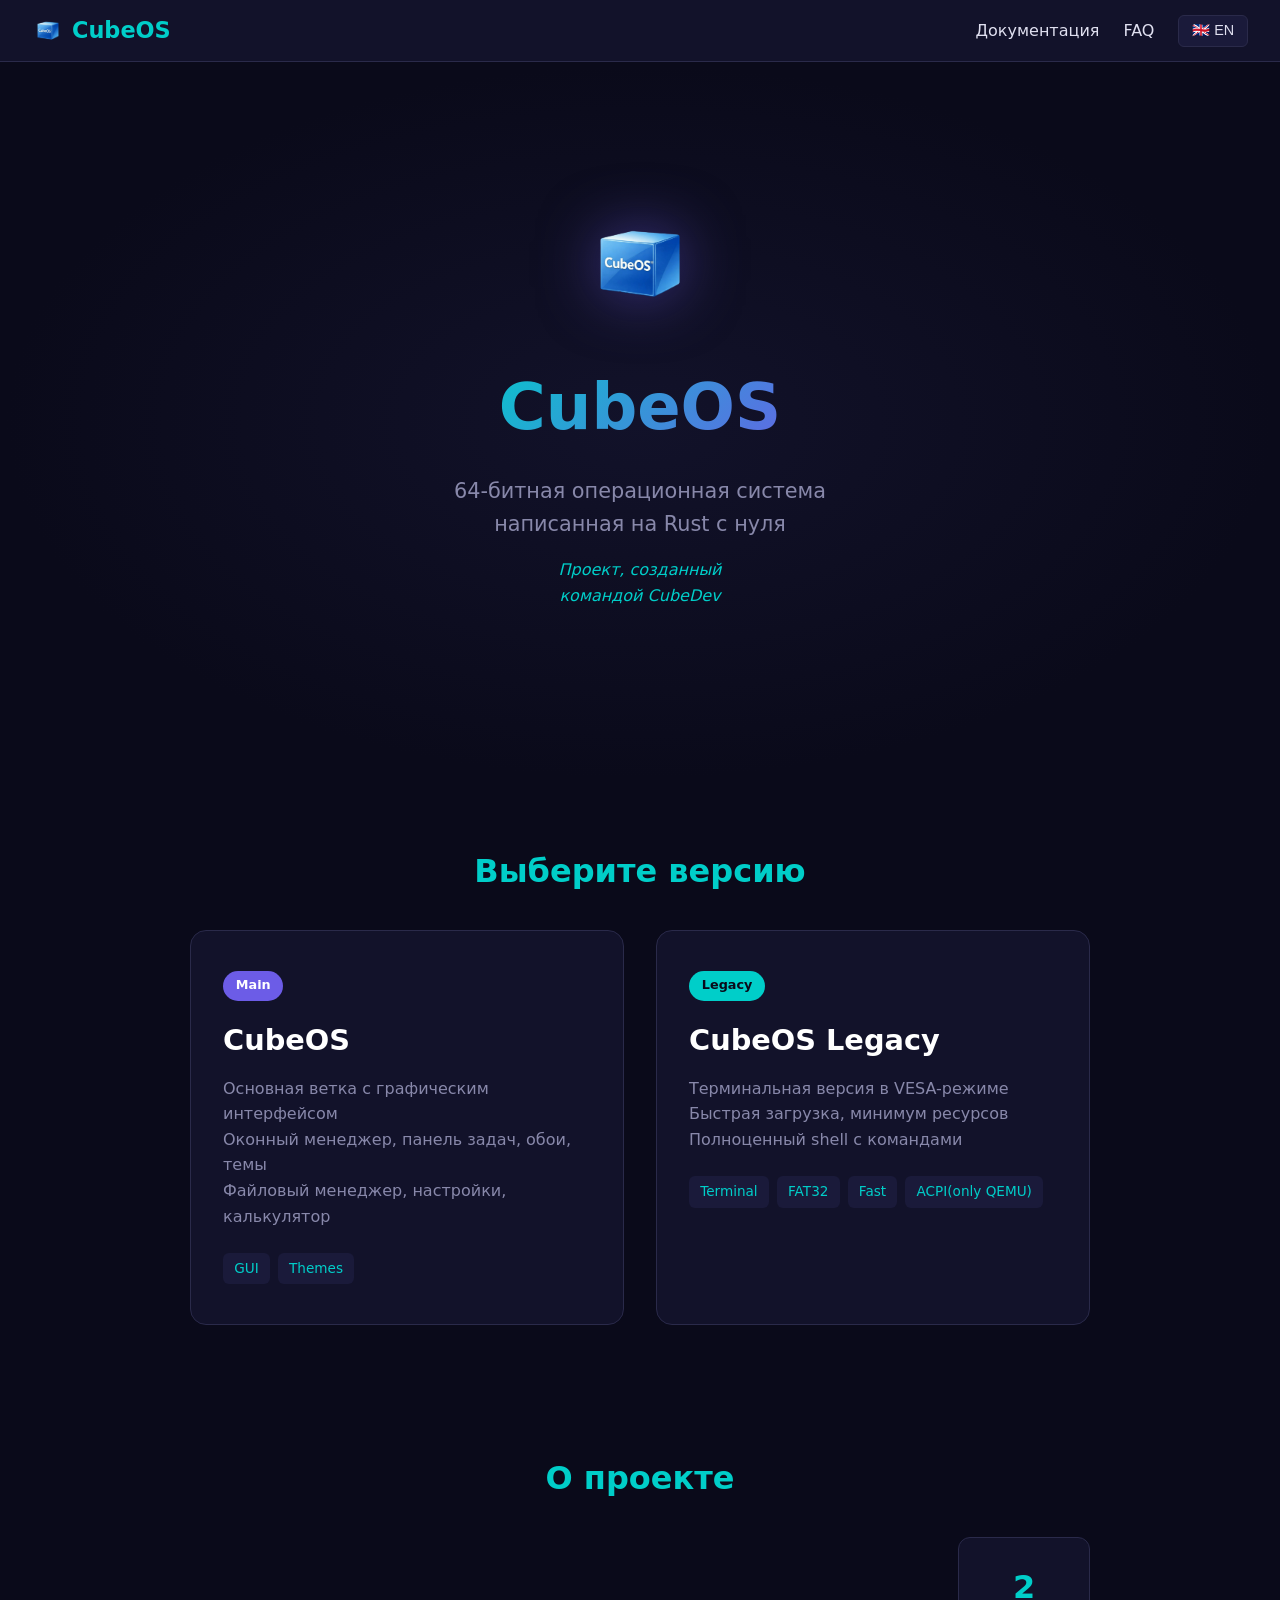
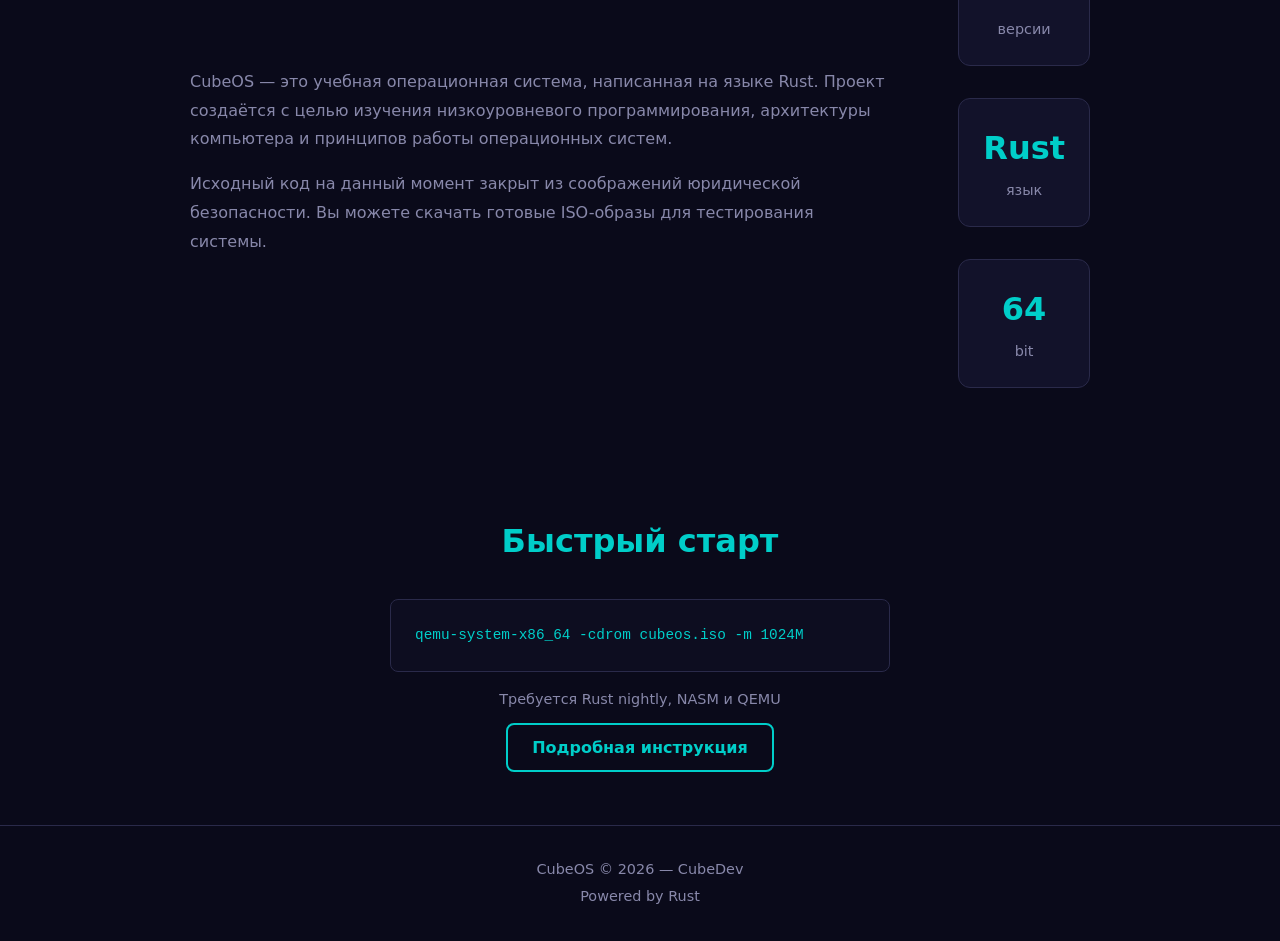
<file: index.html>
<!DOCTYPE html>
<html lang="ru">
<head>
    <meta charset="UTF-8">
    <meta name="viewport" content="width=device-width, initial-scale=1.0">
    <title>CubeOS — 64-битная ОС на Rust</title>
    <link rel="stylesheet" href="css/style.css">
</head>
<body data-theme="dark">
    <nav>
        <div class="nav-brand">
            <a href="index.html" style="display: flex; align-items: center; gap: 0.5rem; text-decoration: none; color: var(--accent);">
                <img src="assets/logo.png" alt="CubeOS Logo" class="nav-logo">
                <span>CubeOS</span>
            </a>
        </div>
        <ul class="nav-links">
            <li><a href="docs/index.html" data-i18n="nav-docs">Документация</a></li>
            <li><a href="faq.html" data-i18n="nav-faq">FAQ</a></li>
            <li><button id="lang-toggle" title="Switch language">EN</button></li>
        </ul>
    </nav>

    <!-- Hero -->
    <section class="hero hub-hero" id="home">
        <div class="hero-content">
            <img src="assets/logo.png" alt="CubeOS Logo" class="hero-logo animate animate-scale">
            <h1 class="animate animate-left">CubeOS</h1>
            <p class="tagline animate animate-right" data-i18n="hub-tagline">
                64-битная операционная система<br>написанная на Rust с нуля
            </p>
            <p class="dev-note animate delay-2" data-i18n="hub-dev">
                Проект, созданный<br>командой CubeDev
            </p>
        </div>
    </section>

    <!-- Выбор версии -->
    <section class="versions" id="versions">
        <h2 class="animate" data-i18n="versions-title">Выберите версию</h2>
        <div class="version-cards">
            <a href="cubeos/index.html" class="version-card animate animate-left delay-1">
                <div class="version-badge">Main</div>
                <h3>CubeOS</h3>
                <p data-i18n="ver-main-desc">
                    Основная ветка с графическим интерфейсом<br>
                    Оконный менеджер, панель задач, обои, темы<br>
                    Файловый менеджер, настройки, калькулятор
                </p>
                <div class="version-features">
                    <span>GUI</span>
                    <span>Themes</span>
                </div>
            </a>
            <a href="legacy/index.html" class="version-card animate animate-right delay-2">
                <div class="version-badge legacy-badge">Legacy</div>
                <h3>CubeOS Legacy</h3>
                <p data-i18n="ver-legacy-desc">
                    Терминальная версия в VESA-режиме<br>
                    Быстрая загрузка, минимум ресурсов<br>
                    Полноценный shell с командами
                </p>
                <div class="version-features">
                    <span>Terminal</span>
                    <span>FAT32</span>
                    <span>Fast</span>
                    <span>ACPI(only QEMU)</span>
                </div>
            </a>
        </div>
    </section>

    <!-- О проекте -->
    <section class="about">
        <h2 class="animate" data-i18n="about-title">О проекте</h2>
        <div class="about-content">
            <div class="about-text animate animate-left">
                <p data-i18n="about-text">
                    CubeOS — это учебная операционная система, написанная на языке Rust.
                    Проект создаётся с целью изучения низкоуровневого программирования,
                    архитектуры компьютера и принципов работы операционных систем.
                </p>
                <p data-i18n="about-text-2">
                    Исходный код на данный момент закрыт из соображений юридической безопасности.
                    Вы можете скачать готовые ISO-образы для тестирования системы.
                </p>
            </div>
            <div class="about-stats animate animate-right">
                <div class="stat">
                    <span class="stat-number">2</span>
                    <span class="stat-label" data-i18n="stat-versions">версии</span>
                </div>
                <div class="stat">
                    <span class="stat-number">Rust</span>
                    <span class="stat-label" data-i18n="stat-lang">язык</span>
                </div>
                <div class="stat">
                    <span class="stat-number">64</span>
                    <span class="stat-label">bit</span>
                </div>
            </div>
        </div>
    </section>

    <!-- Быстрый старт -->
    <section class="quickstart animate animate-scale">
        <h2 data-i18n="quickstart-title">Быстрый старт</h2>
        <div class="code-block">
            <pre><code>qemu-system-x86_64 -cdrom cubeos.iso -m 1024M</code></pre>
        </div>
        <p class="code-note" data-i18n="quickstart-note">Требуется QEMU 6.0+</p>
        <div style="margin-top: 1.5rem;">
            <a href="docs/" class="btn btn-secondary" data-i18n="quickstart-docs">📖 Подробная инструкция</a>
        </div>
    </section>

    <footer>
        <p data-i18n="footer-text">CubeOS © 2026 — CubeDev</p>
        <p>Powered by Rust</p>
    </footer>

    <script src="js/i18n.js"></script>
    <script src="js/theme.js"></script>
</body>
</html>
</file>
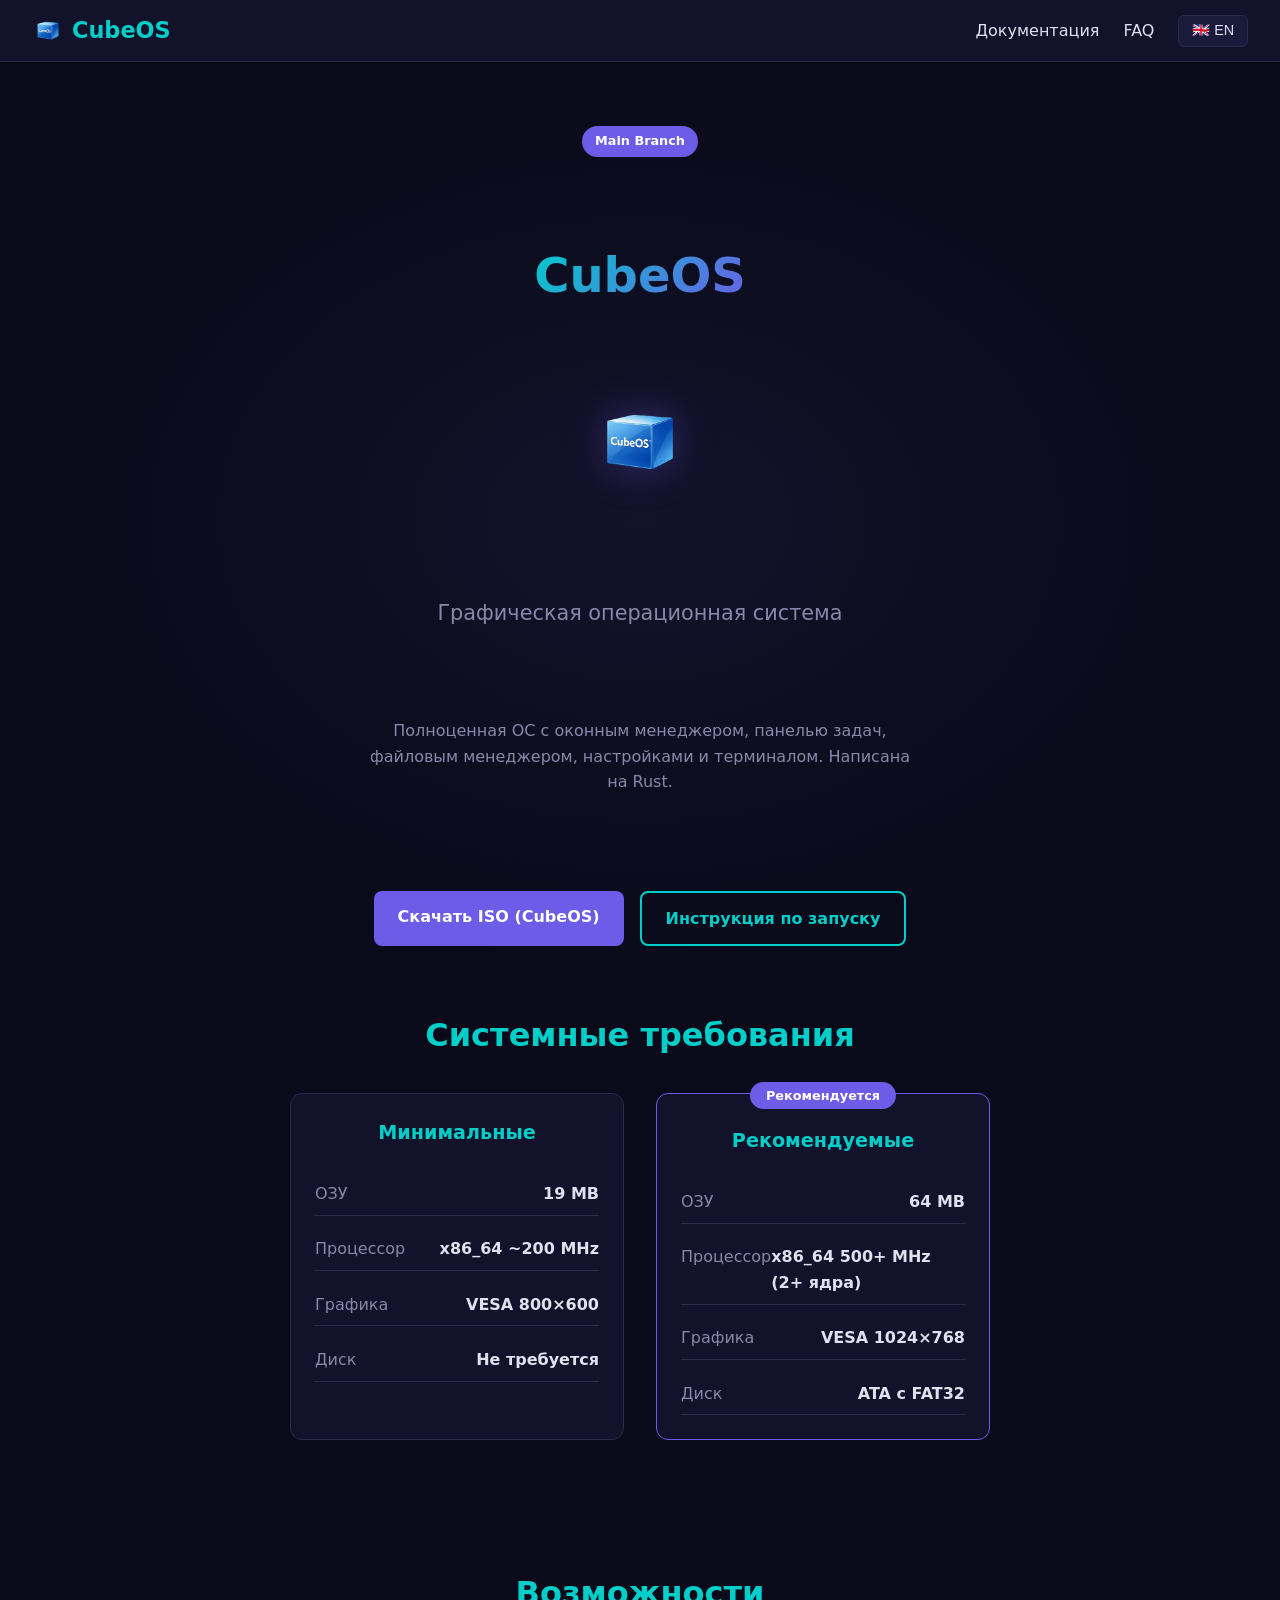
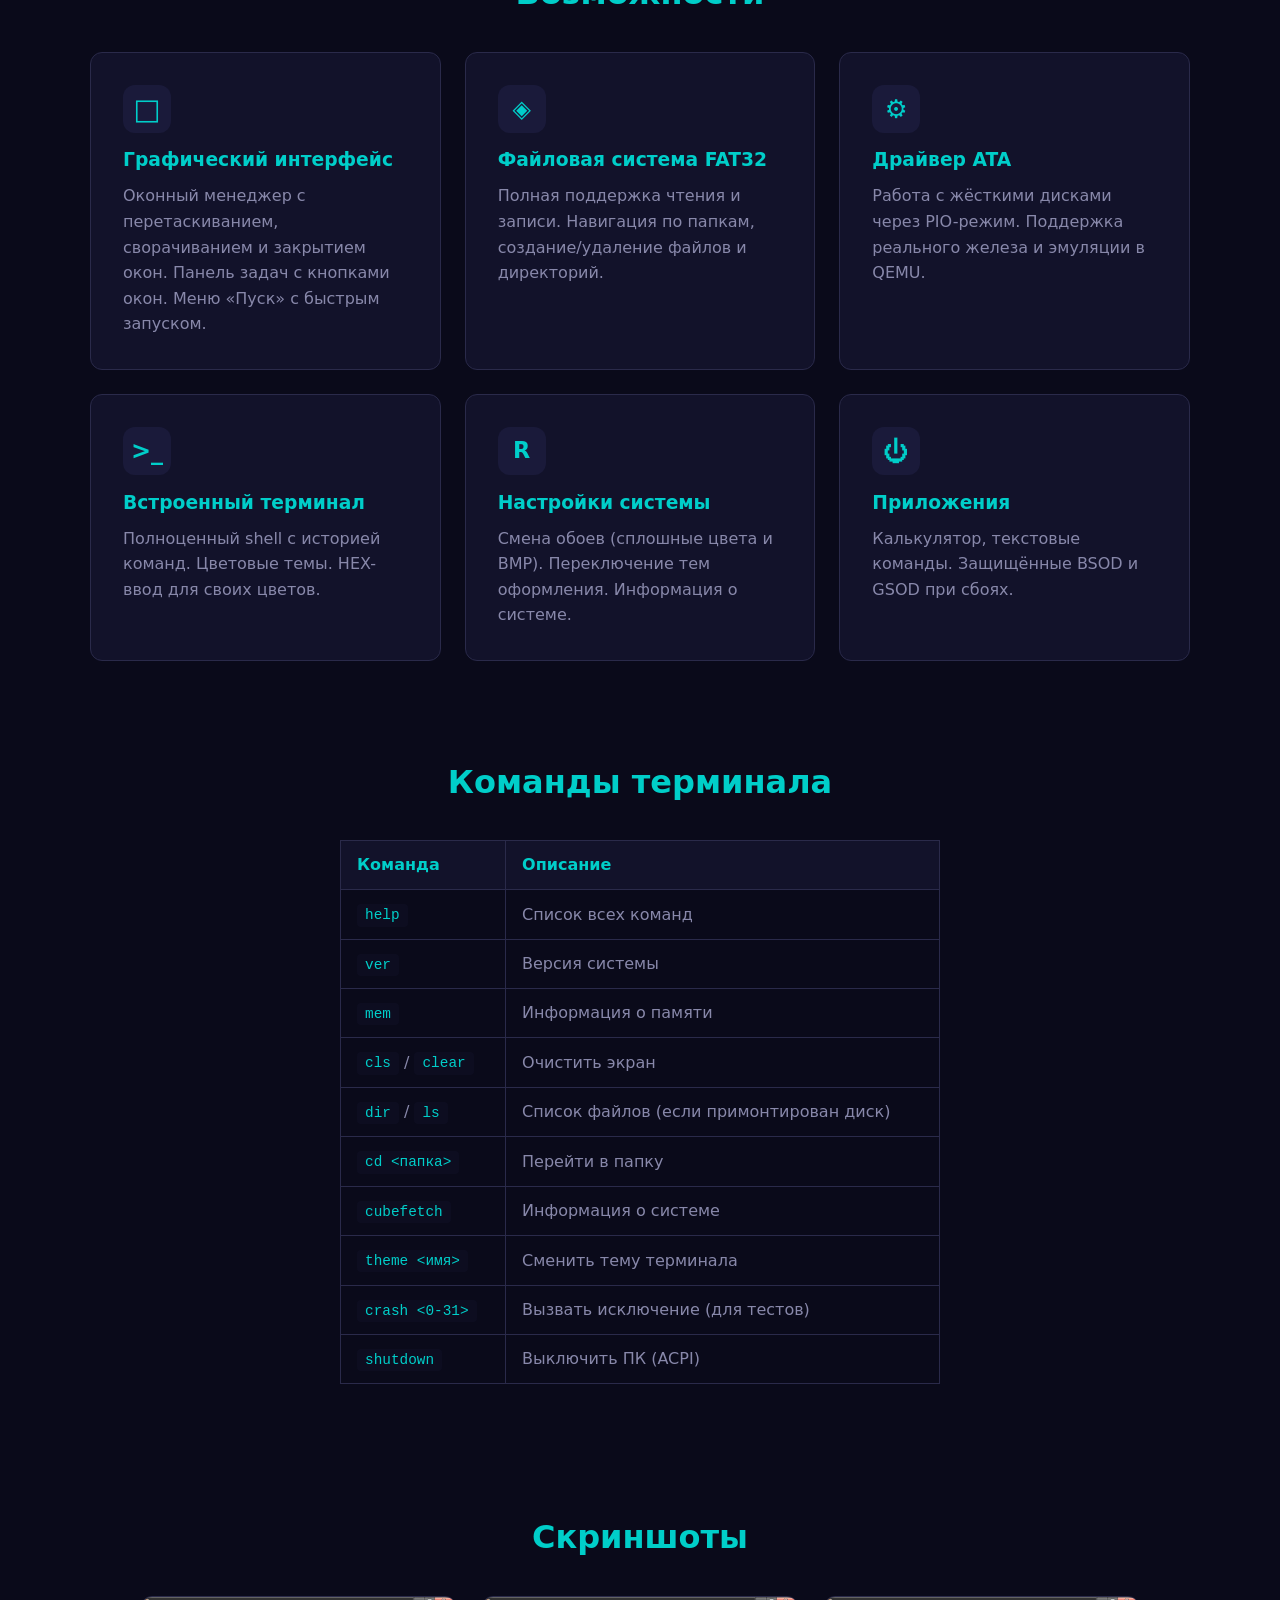
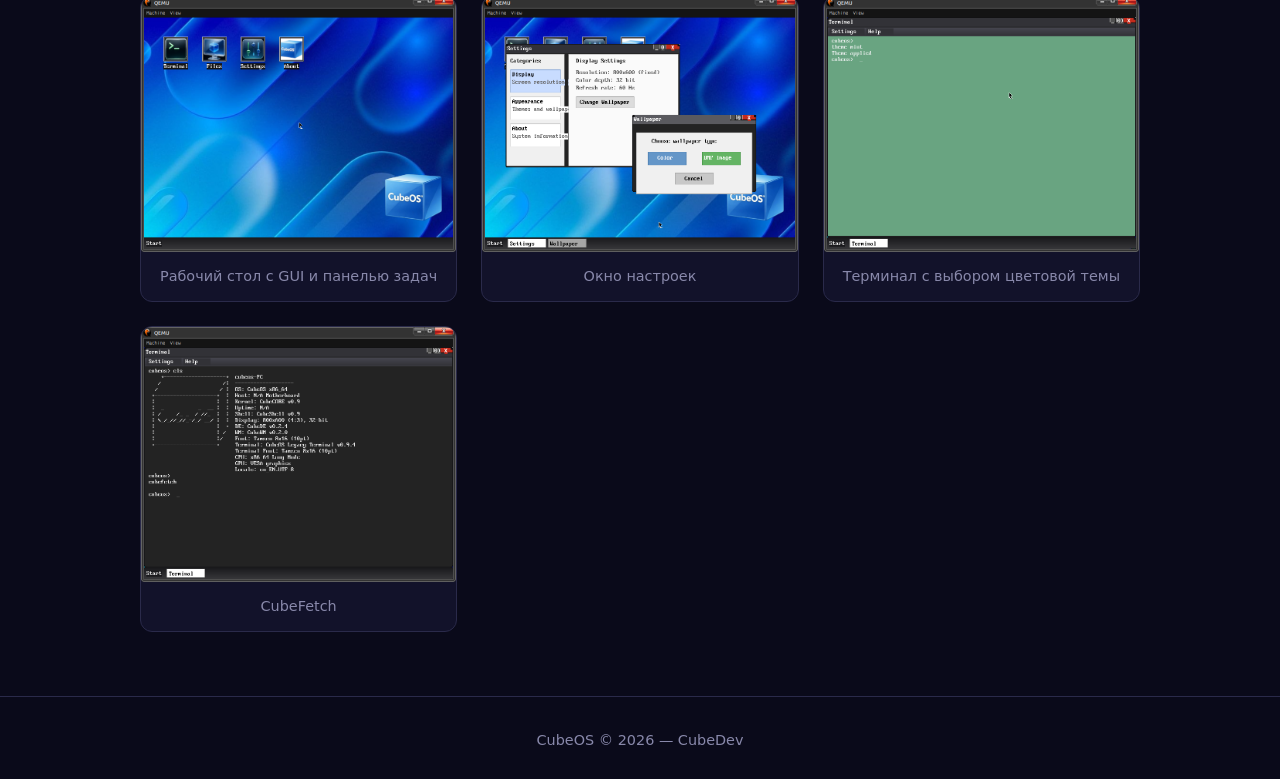
<file: cubeos/index.html>
<!DOCTYPE html>
<html lang="ru">
<head>
    <meta charset="UTF-8">
    <meta name="viewport" content="width=device-width, initial-scale=1.0">
    <title>CubeOS — Основная ветка с GUI</title>
    <link rel="stylesheet" href="../css/style.css">
    <style>
        .specs-grid { display: grid; grid-template-columns: repeat(auto-fit, minmax(200px, 1fr)); gap: 1rem; max-width: 800px; margin: 0 auto; }
        .spec-card { background: var(--surface); border: 1px solid var(--border); border-radius: 12px; padding: 1.5rem; text-align: center; }
        .spec-card .spec-value { font-size: 2rem; font-weight: 900; color: var(--accent); display: block; }
        .spec-card .spec-label { color: var(--text-dim); font-size: 0.9rem; margin-top: 0.3rem; }
        .cmd-table { width: 100%; max-width: 600px; margin: 0 auto; border-collapse: collapse; }
        .cmd-table th, .cmd-table td { padding: 0.7rem 1rem; border: 1px solid var(--border); text-align: left; }
        .cmd-table th { background: var(--surface); color: var(--accent); }
        .cmd-table td { color: var(--text-dim); }
        .cmd-table code { color: var(--accent); background: var(--code-bg); padding: 0.2rem 0.5rem; border-radius: 4px; font-size: 0.9rem; }
    </style>
</head>
<body data-theme="dark">
    <nav>
        <div class="nav-brand">
            <a href="../index.html" style="display: flex; align-items: center; gap: 0.5rem; text-decoration: none; color: var(--accent);">
                <img src="../assets/logo.png" alt="CubeOS Logo" class="nav-logo">
                <span>CubeOS</span>
            </a>
        </div>
        <ul class="nav-links">
            <li><a href="../docs/" data-i18n="nav-docs">Документация</a></li>
            <li><a href="../faq.html" data-i18n="nav-faq">FAQ</a></li>
            <li><button id="lang-toggle" title="Switch language">EN</button></li>
        </ul>
    </nav>

    <!-- Hero -->
    <section class="hero" style="flex-direction: column; text-align: center; padding: 4rem 2rem 2rem; min-height: auto;">
        <div class="version-badge" style="margin-bottom: 1rem;" data-i18n="main-badge">Main Branch</div>
        <h1 style="font-size: 3rem; background: linear-gradient(135deg, var(--accent), var(--primary)); -webkit-background-clip: text; -webkit-text-fill-color: transparent; background-clip: text;">CubeOS</h1>
        <div class="hero-logo-wrapper animate animate-scale delay-1">
            <img src="../assets/logo.png" alt="CubeOS Logo" class="hero-logo-float">
        </div>
        <p class="tagline" data-i18n="main-hero-title">Графическая операционная система</p>
        <p style="color: var(--text-dim); max-width: 550px; margin: 0.5rem auto 2rem;" data-i18n="main-hero-desc">
            Полноценная ОС с оконным менеджером, панелью задач, файловым менеджером, настройками и терминалом. Написана на Rust.
        </p>
        <div class="hero-buttons" style="justify-content: center;">
            <a href="../iso/cubeos_v0.9.iso" class="btn btn-primary" data-i18n="main-download">Скачать ISO (CubeOS)</a>
            <a href="../docs/" class="btn btn-secondary" data-i18n="main-guide">Инструкция по запуску</a>
        </div>
    </section>

    <!-- Системные требования -->
    <section style="padding: 2rem 2rem 4rem;">
        <h2 class="animate" style="text-align: center; font-size: 2rem; margin-bottom: 2rem; color: var(--accent);" data-i18n="main-specs-title">Системные требования</h2>
        <div style="display: grid; grid-template-columns: 1fr 1fr; gap: 2rem; max-width: 700px; margin: 0 auto;">
            <div style="background: var(--surface); border: 1px solid var(--border); border-radius: 12px; padding: 1.5rem;">
                <h3 style="color: var(--accent); text-align: center; margin-bottom: 1.5rem; font-size: 1.2rem;" data-i18n="main-specs-min">Минимальные</h3>
                <div style="display: flex; flex-direction: column; gap: 0.8rem;">
                    <div style="display: flex; justify-content: space-between; padding: 0.5rem 0; border-bottom: 1px solid var(--border);">
                        <span style="color: var(--text-dim);" data-i18n="main-specs-ram">ОЗУ</span>
                        <span style="color: var(--text); font-weight: 600;" data-i18n="main-specs-ram-min">19 MB</span>
                    </div>
                    <div style="display: flex; justify-content: space-between; padding: 0.5rem 0; border-bottom: 1px solid var(--border);">
                        <span style="color: var(--text-dim);" data-i18n="main-specs-cpu">Процессор</span>
                        <span style="color: var(--text); font-weight: 600;" data-i18n="main-specs-cpu-min">x86_64 ~200 MHz</span>
                    </div>
                    <div style="display: flex; justify-content: space-between; padding: 0.5rem 0; border-bottom: 1px solid var(--border);">
                        <span style="color: var(--text-dim);" data-i18n="main-specs-gpu">Графика</span>
                        <span style="color: var(--text); font-weight: 600;" data-i18n="main-specs-gpu-min">VESA 800×600</span>
                    </div>
                    <div style="display: flex; justify-content: space-between; padding: 0.5rem 0; border-bottom: 1px solid var(--border);">
                        <span style="color: var(--text-dim);" data-i18n="main-specs-disk">Диск</span>
                        <span style="color: var(--text); font-weight: 600;" data-i18n="main-specs-disk-min">Не требуется</span>
                    </div>
                </div>
            </div>
            <div style="background: var(--surface); border: 1px solid var(--primary); border-radius: 12px; padding: 1.5rem; position: relative;">
                <div style="position: absolute; top: -12px; left: 50%; transform: translateX(-50%); background: var(--primary); color: white; padding: 0.2rem 1rem; border-radius: 20px; font-size: 0.8rem; font-weight: 600;" data-i18n="main-specs-rec-badge">Рекомендуется</div>
                <h3 style="color: var(--accent); text-align: center; margin-bottom: 1.5rem; margin-top: 0.5rem; font-size: 1.2rem;" data-i18n="main-specs-rec">Рекомендуемые</h3>
                <div style="display: flex; flex-direction: column; gap: 0.8rem;">
                    <div style="display: flex; justify-content: space-between; padding: 0.5rem 0; border-bottom: 1px solid var(--border);">
                        <span style="color: var(--text-dim);" data-i18n="main-specs-ram">ОЗУ</span>
                        <span style="color: var(--text); font-weight: 600;" data-i18n="main-specs-ram-rec">64 MB</span>
                    </div>
                    <div style="display: flex; justify-content: space-between; padding: 0.5rem 0; border-bottom: 1px solid var(--border);">
                        <span style="color: var(--text-dim);" data-i18n="main-specs-cpu">Процессор</span>
                        <span style="color: var(--text); font-weight: 600;" data-i18n="main-specs-cpu-rec">x86_64 500+ MHz (2+ ядра)</span>
                    </div>
                    <div style="display: flex; justify-content: space-between; padding: 0.5rem 0; border-bottom: 1px solid var(--border);">
                        <span style="color: var(--text-dim);" data-i18n="main-specs-gpu">Графика</span>
                        <span style="color: var(--text); font-weight: 600;" data-i18n="main-specs-gpu-rec">VESA 1024×768</span>
                    </div>
                    <div style="display: flex; justify-content: space-between; padding: 0.5rem 0; border-bottom: 1px solid var(--border);">
                        <span style="color: var(--text-dim);" data-i18n="main-specs-disk">Диск</span>
                        <span style="color: var(--text); font-weight: 600;" data-i18n="main-specs-disk-rec">ATA с FAT32</span>
                    </div>
                </div>
            </div>
        </div>
    </section>

    <!-- Возможности -->
    <section class="features">
        <h2 class="animate" data-i18n="main-features-title">Возможности</h2>
        <div class="feature-grid">
            <div class="feature-card animate animate-scale delay-1">
                <div class="feature-icon icon-gui"></div>
                <h3 data-i18n="main-feat-gui">Графический интерфейс</h3>
                <p data-i18n="main-feat-gui-desc">Оконный менеджер с перетаскиванием, сворачиванием и закрытием окон. Панель задач с кнопками окон. Меню «Пуск» с быстрым запуском.</p>
            </div>
            <div class="feature-card animate animate-scale delay-2">
                <div class="feature-icon icon-disk"></div>
                <h3 data-i18n="main-feat-fat32">Файловая система FAT32</h3>
                <p data-i18n="main-feat-fat32-desc">Полная поддержка чтения и записи. Навигация по папкам, создание/удаление файлов и директорий.</p>
            </div>
            <div class="feature-card animate animate-scale delay-3">
                <div class="feature-icon icon-gear"></div>
                <h3 data-i18n="main-feat-ata">Драйвер ATA</h3>
                <p data-i18n="main-feat-ata-desc">Работа с жёсткими дисками через PIO-режим. Поддержка реального железа и эмуляции в QEMU.</p>
            </div>
            <div class="feature-card animate animate-scale delay-4">
                <div class="feature-icon icon-terminal"></div>
                <h3 data-i18n="main-feat-terminal">Встроенный терминал</h3>
                <p data-i18n="main-feat-terminal-desc">Полноценный shell с историей команд. Цветовые темы. HEX-ввод для своих цветов.</p>
            </div>
            <div class="feature-card animate animate-scale delay-5">
                <div class="feature-icon icon-rust"></div>
                <h3 data-i18n="main-feat-settings">Настройки системы</h3>
                <p data-i18n="main-feat-settings-desc">Смена обоев (сплошные цвета и BMP). Переключение тем оформления. Информация о системе.</p>
            </div>
            <div class="feature-card animate animate-scale delay-6">
                <div class="feature-icon icon-power"></div>
                <h3 data-i18n="main-feat-apps">Приложения</h3>
                <p data-i18n="main-feat-apps-desc">Калькулятор, текстовые команды. Защищённые BSOD и GSOD при сбоях.</p>
            </div>
        </div>
    </section>

    <!-- Команды терминала -->
    <section style="padding: 2rem 2rem 4rem;">
        <h2 class="animate" style="text-align: center; font-size: 2rem; margin-bottom: 2rem; color: var(--accent);" data-i18n="main-cmds-title">Команды терминала</h2>
        <table class="cmd-table">
            <tr><th data-i18n="main-cmds-name">Команда</th><th data-i18n="main-cmds-desc">Описание</th></tr>
            <tr><td><code>help</code></td><td data-i18n="main-cmds-help">Список всех команд</td></tr>
            <tr><td><code>ver</code></td><td data-i18n="main-cmds-ver">Версия системы</td></tr>
            <tr><td><code>mem</code></td><td data-i18n="main-cmds-mem">Информация о памяти</td></tr>
            <tr><td><code>cls</code> / <code>clear</code></td><td data-i18n="main-cmds-cls">Очистить экран</td></tr>
            <tr><td><code>dir</code> / <code>ls</code></td><td data-i18n="main-cmds-dir">Список файлов (если примонтирован диск)</td></tr>
            <tr><td><code>cd &lt;папка&gt;</code></td><td data-i18n="main-cmds-cd">Перейти в папку</td></tr>
            <tr><td><code>cubefetch</code></td><td data-i18n="main-cmds-fetch">Информация о системе</td></tr>
            <tr><td><code>theme &lt;имя&gt;</code></td><td data-i18n="main-cmds-theme">Сменить тему терминала</td></tr>
            <tr><td><code>crash &lt;0-31&gt;</code></td><td data-i18n="main-cmds-crash">Вызвать исключение (для тестов)</td></tr>
            <tr><td><code>shutdown</code></td><td data-i18n="main-cmds-shutdown">Выключить ПК (ACPI)</td></tr>
        </table>
    </section>

    <!-- Скриншоты -->
    <section class="screenshots">
        <h2 class="animate" data-i18n="screenshots-title">Скриншоты</h2>
        <div class="screenshot-grid">
            <figure class="animate animate-left delay-1">
                <img src="../screenshots/cubeos-desktop.png" alt="Desktop" loading="lazy">
                <figcaption data-i18n="main-scr-desktop">Рабочий стол с GUI и панелью задач</figcaption>
            </figure>
            <figure class="animate animate-scale delay-2">
                <img src="../screenshots/cubeos-settings.png" alt="Settings" loading="lazy">
                <figcaption data-i18n="main-scr-settings">Окно настроек</figcaption>
            </figure>
            <figure class="animate animate-right delay-3">
                <img src="../screenshots/cubeos-terminal.png" alt="Terminal" loading="lazy">
                <figcaption data-i18n="main-scr-terminal">Терминал с выбором цветовой темы</figcaption>
            </figure>
            <figure class="animate animate-right delay-3">
                <img src="../screenshots/cubefetch.png" alt="CubeFetch" loading="lazy">
                <figcaption data-i18n="main-scr-fetch">CubeFetch</figcaption>
            </figure>
        </div>
    </section>

    <footer>
        <p data-i18n="footer-text">CubeOS © 2026 — CubeDev</p>
    </footer>

    <script src="../js/theme.js"></script>
    <script src="../js/i18n.js"></script>
</body>
</html>
</file>
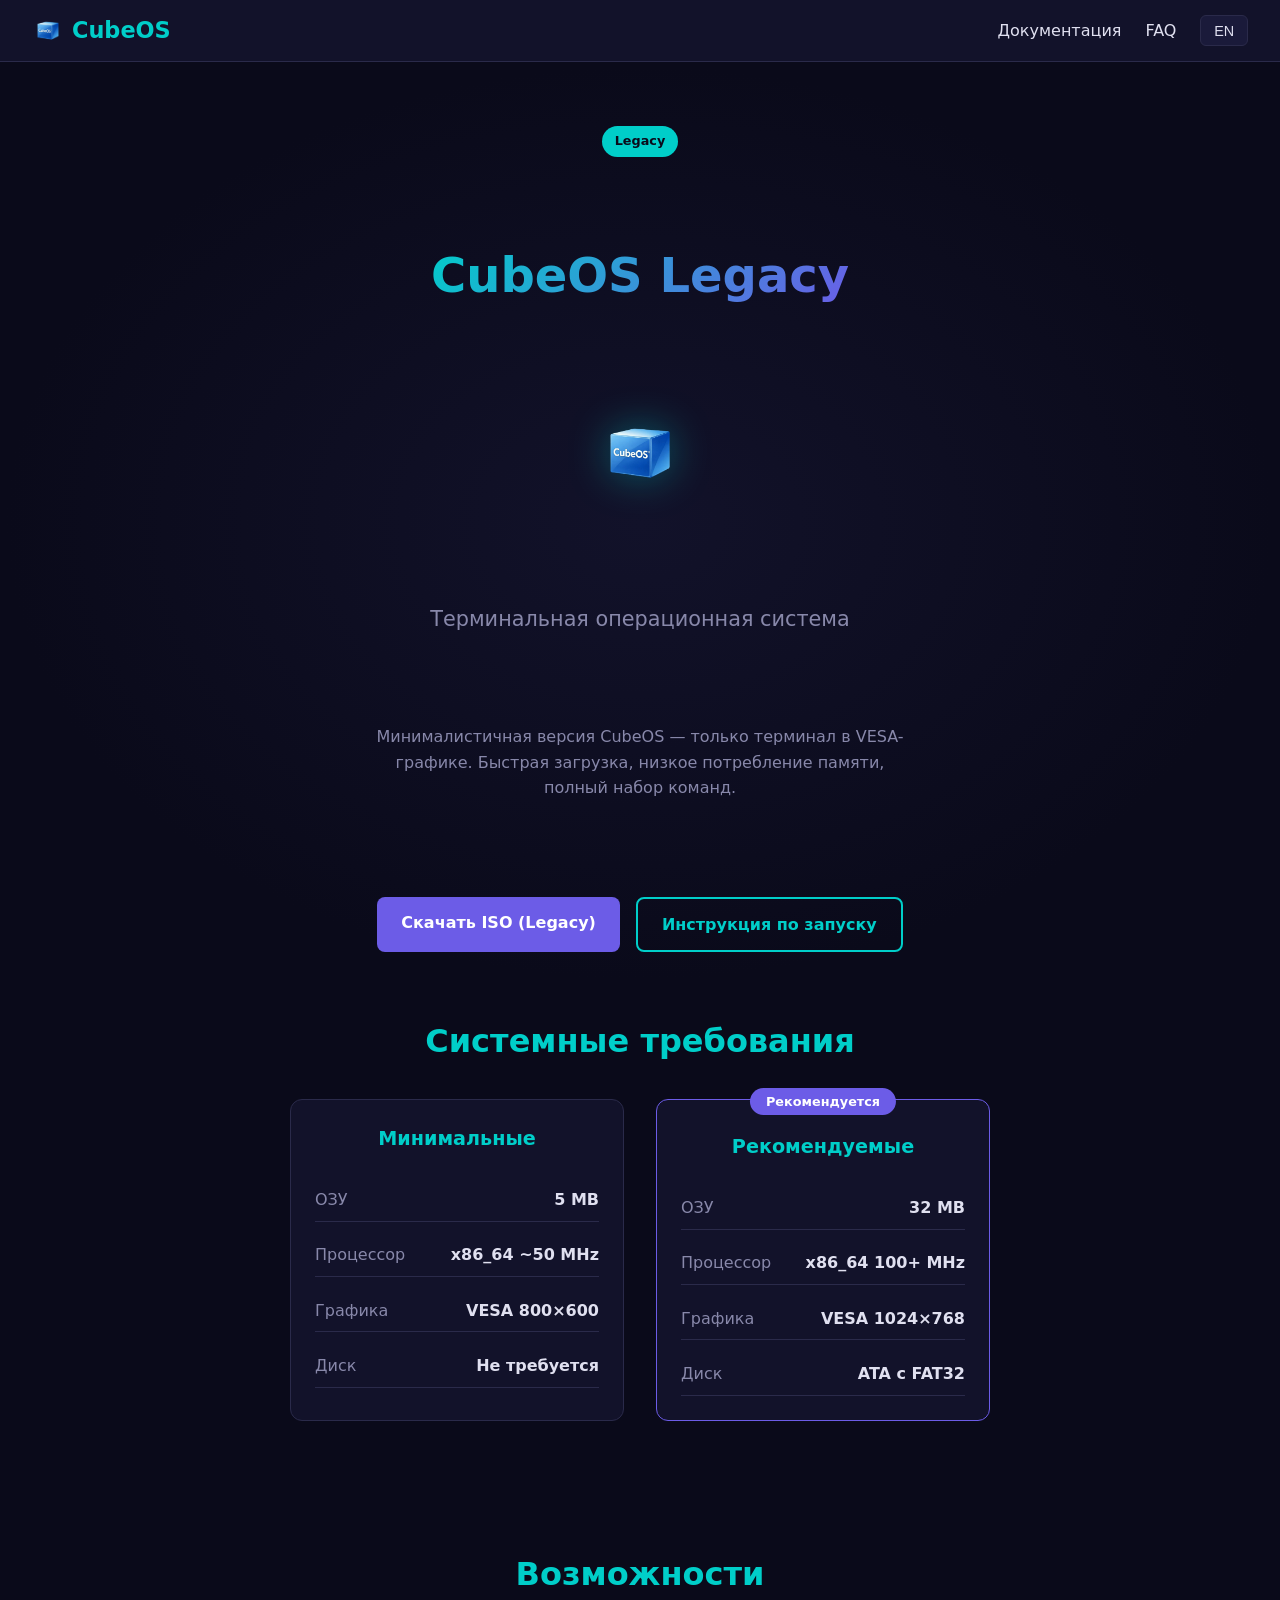
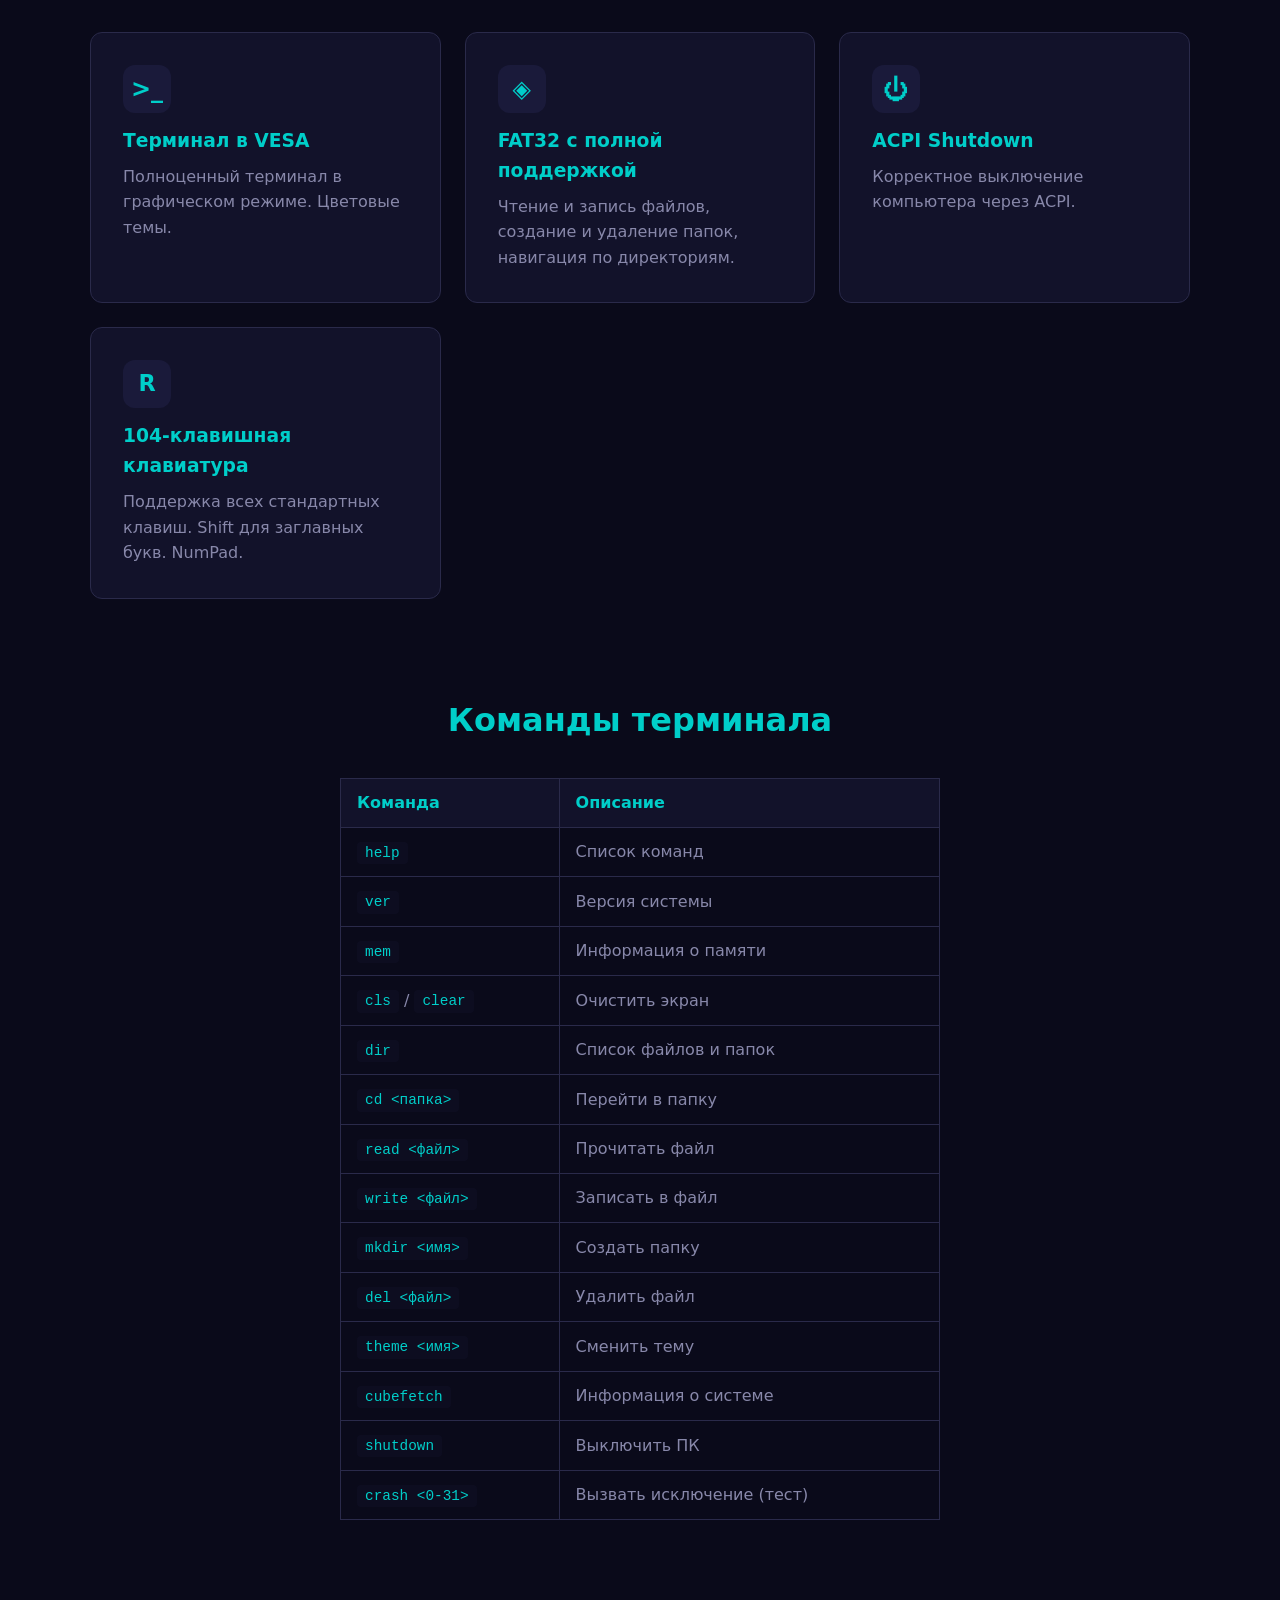
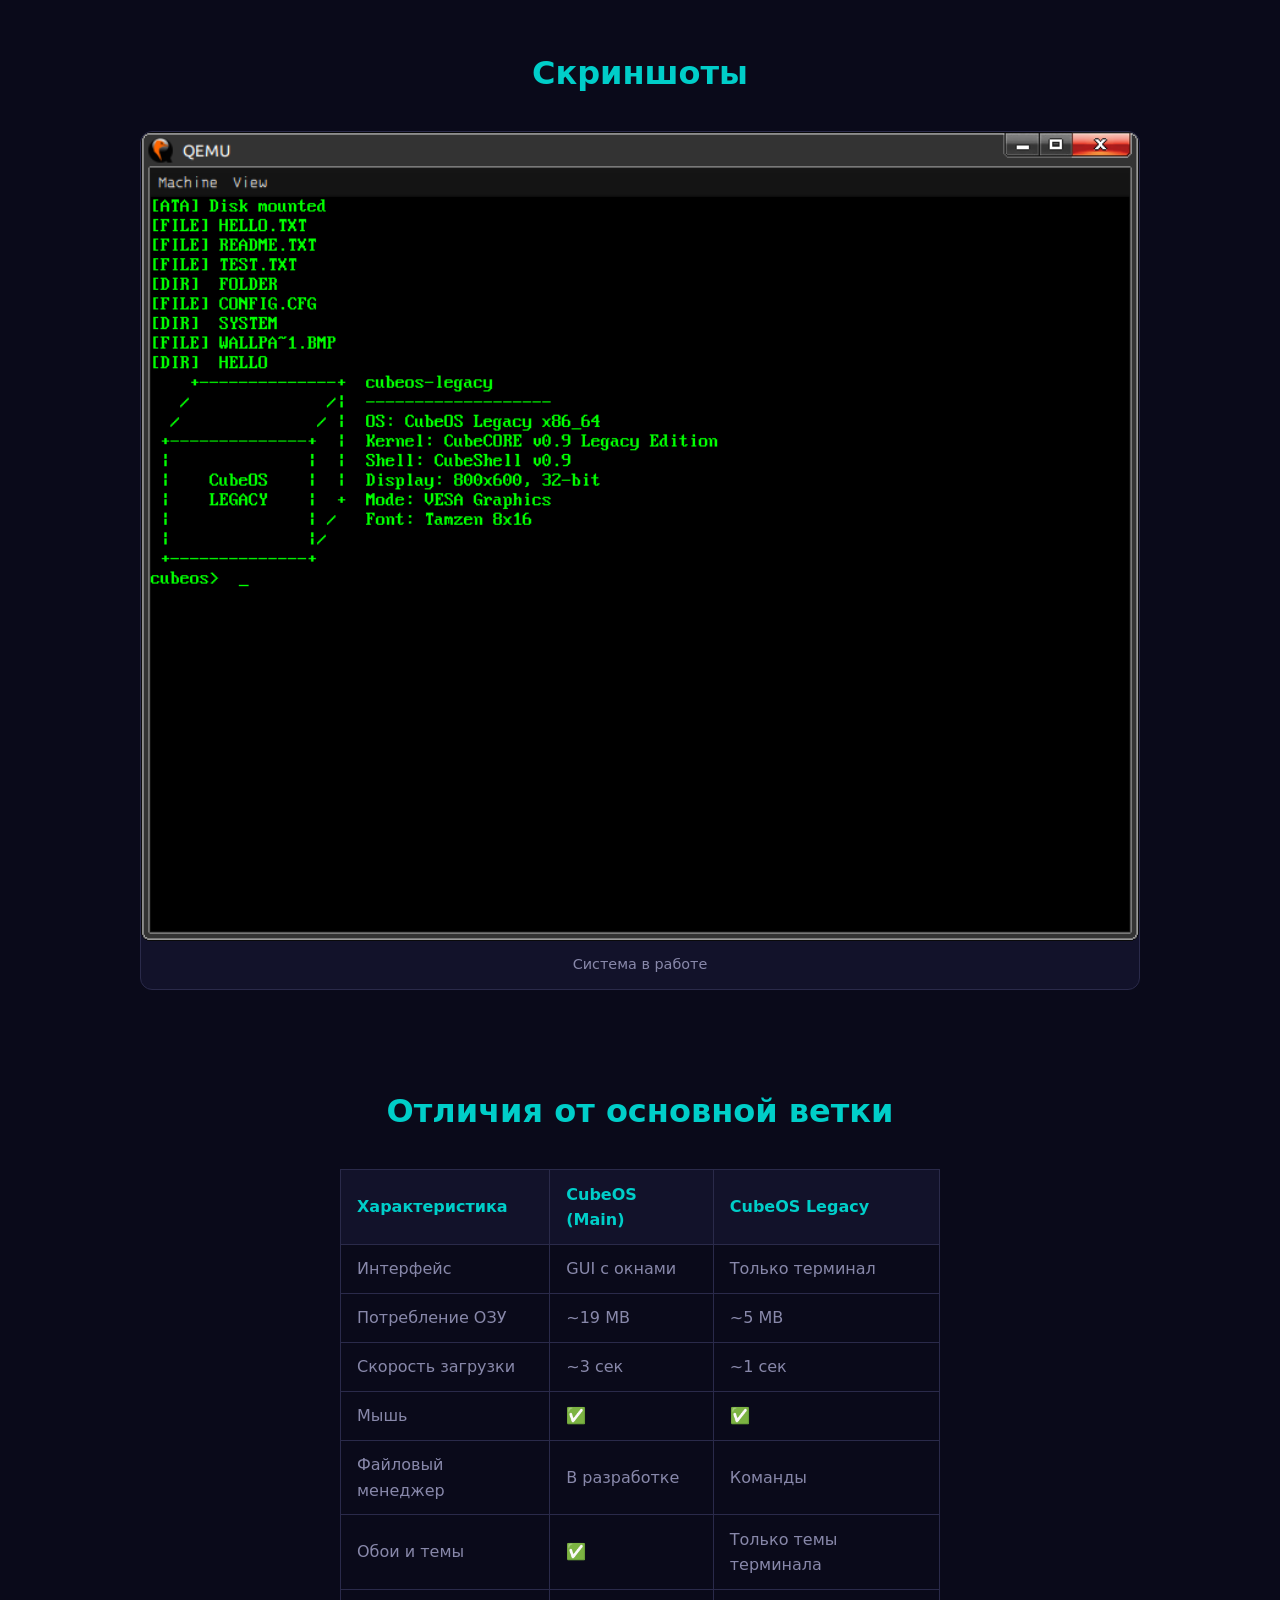
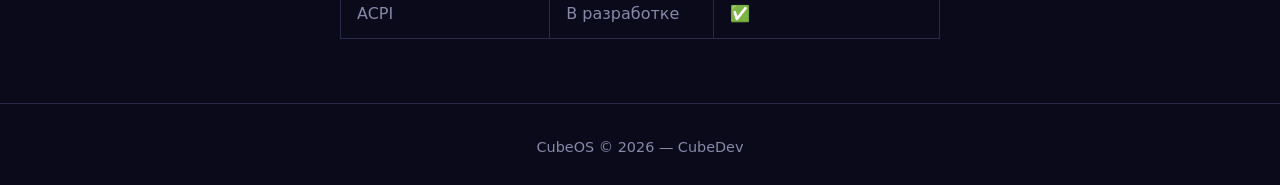
<file: legacy/index.html>
<!DOCTYPE html>
<html lang="ru">
<head>
    <meta charset="UTF-8">
    <meta name="viewport" content="width=device-width, initial-scale=1.0">
    <title>CubeOS Legacy — Терминальная версия</title>
    <link rel="stylesheet" href="../css/style.css">
    <style>
        .specs-grid { display: grid; grid-template-columns: repeat(auto-fit, minmax(200px, 1fr)); gap: 1rem; max-width: 800px; margin: 0 auto; }
        .spec-card { background: var(--surface); border: 1px solid var(--border); border-radius: 12px; padding: 1.5rem; text-align: center; }
        .spec-card .spec-value { font-size: 2rem; font-weight: 900; color: var(--accent); display: block; }
        .spec-card .spec-label { color: var(--text-dim); font-size: 0.9rem; margin-top: 0.3rem; }
        .cmd-table { width: 100%; max-width: 600px; margin: 0 auto; border-collapse: collapse; }
        .cmd-table th, .cmd-table td { padding: 0.7rem 1rem; border: 1px solid var(--border); text-align: left; }
        .cmd-table th { background: var(--surface); color: var(--accent); }
        .cmd-table td { color: var(--text-dim); }
        .cmd-table code { color: var(--accent); background: var(--code-bg); padding: 0.2rem 0.5rem; border-radius: 4px; font-size: 0.9rem; }
    </style>
</head>
<body data-theme="dark">
    <nav>
        <div class="nav-brand">
            <a href="../index.html" style="display: flex; align-items: center; gap: 0.5rem; text-decoration: none; color: var(--accent);">
                <img src="../assets/logo.png" alt="CubeOS Logo" class="nav-logo">
                <span>CubeOS</span>
            </a>
        </div>
        <ul class="nav-links">
            <li><a href="../docs/" data-i18n="nav-docs">Документация</a></li>
            <li><a href="../faq.html" data-i18n="nav-faq">FAQ</a></li>
            <li><button id="lang-toggle" title="Switch language">EN</button></li>
        </ul>
    </nav>

    <!-- Hero -->
    <section class="hero" style="flex-direction: column; text-align: center; padding: 4rem 2rem 2rem; min-height: auto;">
        <div class="version-badge legacy-badge" style="margin-bottom: 1rem;" data-i18n="legacy-badge">Legacy</div>
        <h1 style="font-size: 3rem; background: linear-gradient(135deg, var(--accent), var(--primary)); -webkit-background-clip: text; -webkit-text-fill-color: transparent; background-clip: text;">CubeOS Legacy</h1>
        <div class="hero-logo-wrapper animate animate-scale delay-2" style="margin-top: 2rem;">
            <img src="../assets/logo.png" alt="CubeOS Legacy Logo" class="hero-logo-float-legacy">
        </div>
        <p class="tagline" data-i18n="legacy-hero-title">Терминальная операционная система</p>
        <p style="color: var(--text-dim); max-width: 550px; margin: 0.5rem auto 2rem;" data-i18n="legacy-hero-desc">
            Минималистичная версия CubeOS — только терминал в VESA-графике. Быстрая загрузка, низкое потребление памяти, полный набор команд.
        </p>
        <div class="hero-buttons" style="justify-content: center;">
            <a href="../iso/cubeos-legacy_v0.9-dev.iso" class="btn btn-primary" data-i18n="legacy-download">Скачать ISO (Legacy)</a>
            <a href="../docs/" class="btn btn-secondary" data-i18n="legacy-guide">Инструкция по запуску</a>
        </div>
    </section>

    <!-- Системные требования -->
    <section style="padding: 2rem 2rem 4rem;">
        <h2 class="animate" style="text-align: center; font-size: 2rem; margin-bottom: 2rem; color: var(--accent);" data-i18n="legacy-specs-title">Системные требования</h2>
        <div style="display: grid; grid-template-columns: 1fr 1fr; gap: 2rem; max-width: 700px; margin: 0 auto;">
            <div style="background: var(--surface); border: 1px solid var(--border); border-radius: 12px; padding: 1.5rem;">
                <h3 style="color: var(--accent); text-align: center; margin-bottom: 1.5rem; font-size: 1.2rem;" data-i18n="legacy-specs-min">Минимальные</h3>
                <div style="display: flex; flex-direction: column; gap: 0.8rem;">
                    <div style="display: flex; justify-content: space-between; padding: 0.5rem 0; border-bottom: 1px solid var(--border);">
                        <span style="color: var(--text-dim);" data-i18n="legacy-specs-ram">ОЗУ</span>
                        <span style="color: var(--text); font-weight: 600;" data-i18n="legacy-specs-ram-min">5 MB</span>
                    </div>
                    <div style="display: flex; justify-content: space-between; padding: 0.5rem 0; border-bottom: 1px solid var(--border);">
                        <span style="color: var(--text-dim);" data-i18n="legacy-specs-cpu">Процессор</span>
                        <span style="color: var(--text); font-weight: 600;" data-i18n="legacy-specs-cpu-min">x86_64 ~50 MHz</span>
                    </div>
                    <div style="display: flex; justify-content: space-between; padding: 0.5rem 0; border-bottom: 1px solid var(--border);">
                        <span style="color: var(--text-dim);" data-i18n="legacy-specs-gpu">Графика</span>
                        <span style="color: var(--text); font-weight: 600;" data-i18n="legacy-specs-gpu-min">VESA 800×600</span>
                    </div>
                    <div style="display: flex; justify-content: space-between; padding: 0.5rem 0; border-bottom: 1px solid var(--border);">
                        <span style="color: var(--text-dim);" data-i18n="legacy-specs-disk">Диск</span>
                        <span style="color: var(--text); font-weight: 600;" data-i18n="legacy-specs-disk-min">Не требуется</span>
                    </div>
                </div>
            </div>
            <div style="background: var(--surface); border: 1px solid var(--primary); border-radius: 12px; padding: 1.5rem; position: relative;">
                <div style="position: absolute; top: -12px; left: 50%; transform: translateX(-50%); background: var(--primary); color: white; padding: 0.2rem 1rem; border-radius: 20px; font-size: 0.8rem; font-weight: 600;" data-i18n="legacy-specs-rec-badge">Рекомендуется</div>
                <h3 style="color: var(--accent); text-align: center; margin-bottom: 1.5rem; margin-top: 0.5rem; font-size: 1.2rem;" data-i18n="legacy-specs-rec">Рекомендуемые</h3>
                <div style="display: flex; flex-direction: column; gap: 0.8rem;">
                    <div style="display: flex; justify-content: space-between; padding: 0.5rem 0; border-bottom: 1px solid var(--border);">
                        <span style="color: var(--text-dim);" data-i18n="legacy-specs-ram">ОЗУ</span>
                        <span style="color: var(--text); font-weight: 600;" data-i18n="legacy-specs-ram-rec">32 MB</span>
                    </div>
                    <div style="display: flex; justify-content: space-between; padding: 0.5rem 0; border-bottom: 1px solid var(--border);">
                        <span style="color: var(--text-dim);" data-i18n="legacy-specs-cpu">Процессор</span>
                        <span style="color: var(--text); font-weight: 600;" data-i18n="legacy-specs-cpu-rec">x86_64 100+ MHz</span>
                    </div>
                    <div style="display: flex; justify-content: space-between; padding: 0.5rem 0; border-bottom: 1px solid var(--border);">
                        <span style="color: var(--text-dim);" data-i18n="legacy-specs-gpu">Графика</span>
                        <span style="color: var(--text); font-weight: 600;" data-i18n="legacy-specs-gpu-rec">VESA 1024×768</span>
                    </div>
                    <div style="display: flex; justify-content: space-between; padding: 0.5rem 0; border-bottom: 1px solid var(--border);">
                        <span style="color: var(--text-dim);" data-i18n="legacy-specs-disk">Диск</span>
                        <span style="color: var(--text); font-weight: 600;" data-i18n="legacy-specs-disk-rec">ATA с FAT32</span>
                    </div>
                </div>
            </div>
        </div>
    </section>

    <!-- Возможности -->
    <section class="features">
        <h2 class="animate" data-i18n="legacy-features-title">Возможности</h2>
        <div class="feature-grid">
            <div class="feature-card animate animate-scale delay-1">
                <div class="feature-icon icon-terminal"></div>
                <h3 data-i18n="legacy-feat-terminal">Терминал в VESA</h3>
                <p data-i18n="legacy-feat-terminal-desc">Полноценный терминал в графическом режиме. Цветовые темы.</p>
            </div>
            <div class="feature-card animate animate-scale delay-2">
                <div class="feature-icon icon-disk"></div>
                <h3 data-i18n="legacy-feat-fat32">FAT32 с полной поддержкой</h3>
                <p data-i18n="legacy-feat-fat32-desc">Чтение и запись файлов, создание и удаление папок, навигация по директориям.</p>
            </div>
            <div class="feature-card animate animate-scale delay-3">
                <div class="feature-icon icon-power"></div>
                <h3 data-i18n="legacy-feat-acpi">ACPI Shutdown</h3>
                <p data-i18n="legacy-feat-acpi-desc">Корректное выключение компьютера через ACPI.</p>
            </div>
            <div class="feature-card animate animate-scale delay-4">
                <div class="feature-icon icon-rust"></div>
                <h3 data-i18n="legacy-feat-kbd">104-клавишная клавиатура</h3>
                <p data-i18n="legacy-feat-kbd-desc">Поддержка всех стандартных клавиш. Shift для заглавных букв. NumPad.</p>
            </div>
        </div>
    </section>

    <!-- Команды терминала -->
    <section style="padding: 2rem 2rem 4rem;">
        <h2 class="animate" style="text-align: center; font-size: 2rem; margin-bottom: 2rem; color: var(--accent);" data-i18n="legacy-cmds-title">Команды терминала</h2>
        <table class="cmd-table">
            <tr><th data-i18n="legacy-cmds-name">Команда</th><th data-i18n="legacy-cmds-desc">Описание</th></tr>
            <tr><td><code>help</code></td><td data-i18n="legacy-cmds-help">Список команд</td></tr>
            <tr><td><code>ver</code></td><td data-i18n="legacy-cmds-ver">Версия системы</td></tr>
            <tr><td><code>mem</code></td><td data-i18n="legacy-cmds-mem">Информация о памяти</td></tr>
            <tr><td><code>cls</code> / <code>clear</code></td><td data-i18n="legacy-cmds-cls">Очистить экран</td></tr>
            <tr><td><code>dir</code></td><td data-i18n="legacy-cmds-dir">Список файлов и папок</td></tr>
            <tr><td><code>cd &lt;папка&gt;</code></td><td data-i18n="legacy-cmds-cd">Перейти в папку</td></tr>
            <tr><td><code>read &lt;файл&gt;</code></td><td data-i18n="legacy-cmds-read">Прочитать файл</td></tr>
            <tr><td><code>write &lt;файл&gt;</code></td><td data-i18n="legacy-cmds-write">Записать в файл</td></tr>
            <tr><td><code>mkdir &lt;имя&gt;</code></td><td data-i18n="legacy-cmds-mkdir">Создать папку</td></tr>
            <tr><td><code>del &lt;файл&gt;</code></td><td data-i18n="legacy-cmds-del">Удалить файл</td></tr>
            <tr><td><code>theme &lt;имя&gt;</code></td><td data-i18n="legacy-cmds-theme">Сменить тему</td></tr>
            <tr><td><code>cubefetch</code></td><td data-i18n="legacy-cmds-fetch">Информация о системе</td></tr>
            <tr><td><code>shutdown</code></td><td data-i18n="legacy-cmds-shutdown">Выключить ПК</td></tr>
            <tr><td><code>crash &lt;0-31&gt;</code></td><td data-i18n="legacy-cmds-crash">Вызвать исключение (тест)</td></tr>
        </table>
    </section>

    <!-- Скриншоты -->
    <section class="screenshots">
        <h2 class="animate" data-i18n="screenshots-title">Скриншоты</h2>
        <div class="screenshot-grid">
            <figure class="animate animate-left delay-1">
                <img src="../screenshots/legacy-terminal.png" alt="Legacy Terminal" loading="lazy">
                <figcaption data-i18n="legacy-scr-system">Система в работе</figcaption>
            </figure>
        </div>
    </section>

    <!-- Сравнение -->
    <section style="padding: 2rem 2rem 4rem; text-align: center;">
        <h2 class="animate" style="font-size: 2rem; margin-bottom: 2rem; color: var(--accent);" data-i18n="legacy-diff-title">Отличия от основной ветки</h2>
        <div style="max-width: 700px; margin: 0 auto;">
            <table class="cmd-table">
                <tr><th data-i18n="legacy-diff-char">Характеристика</th><th data-i18n="legacy-diff-main">CubeOS (Main)</th><th data-i18n="legacy-diff-legacy">CubeOS Legacy</th></tr>
                <tr><td data-i18n="legacy-diff-ui">Интерфейс</td><td data-i18n="legacy-diff-ui-main">GUI с окнами</td><td data-i18n="legacy-diff-ui-legacy">Только терминал</td></tr>
                <tr><td data-i18n="legacy-diff-ram">Потребление ОЗУ</td><td data-i18n="legacy-diff-ram-main">~19 MB</td><td data-i18n="legacy-diff-ram-legacy">~5 MB</td></tr>
                <tr><td data-i18n="legacy-diff-boot">Скорость загрузки</td><td data-i18n="legacy-diff-boot-main">~3 сек</td><td data-i18n="legacy-diff-boot-legacy">~1 сек</td></tr>
                <tr><td data-i18n="legacy-diff-mouse">Мышь</td><td data-i18n="legacy-diff-mouse-main">✅</td><td data-i18n="legacy-diff-mouse-legacy">✅</td></tr>
                <tr><td data-i18n="legacy-diff-fm">Файловый менеджер</td><td data-i18n="legacy-diff-fm-main">В разработке</td><td data-i18n="legacy-diff-fm-legacy">Команды</td></tr>
                <tr><td data-i18n="legacy-diff-themes">Обои и темы</td><td data-i18n="legacy-diff-themes-main">✅</td><td data-i18n="legacy-diff-themes-legacy">Только темы терминала</td></tr>
                <tr><td data-i18n="legacy-diff-acpi">ACPI</td><td data-i18n="legacy-diff-acpi-main">В разработке</td><td data-i18n="legacy-diff-acpi-legacy">✅</td></tr>
            </table>
        </div>
    </section>

    <footer>
        <p>CubeOS © 2026 — CubeDev</p>
    </footer>

    <script src="../js/theme.js"></script>
</body>
</html>
</file>
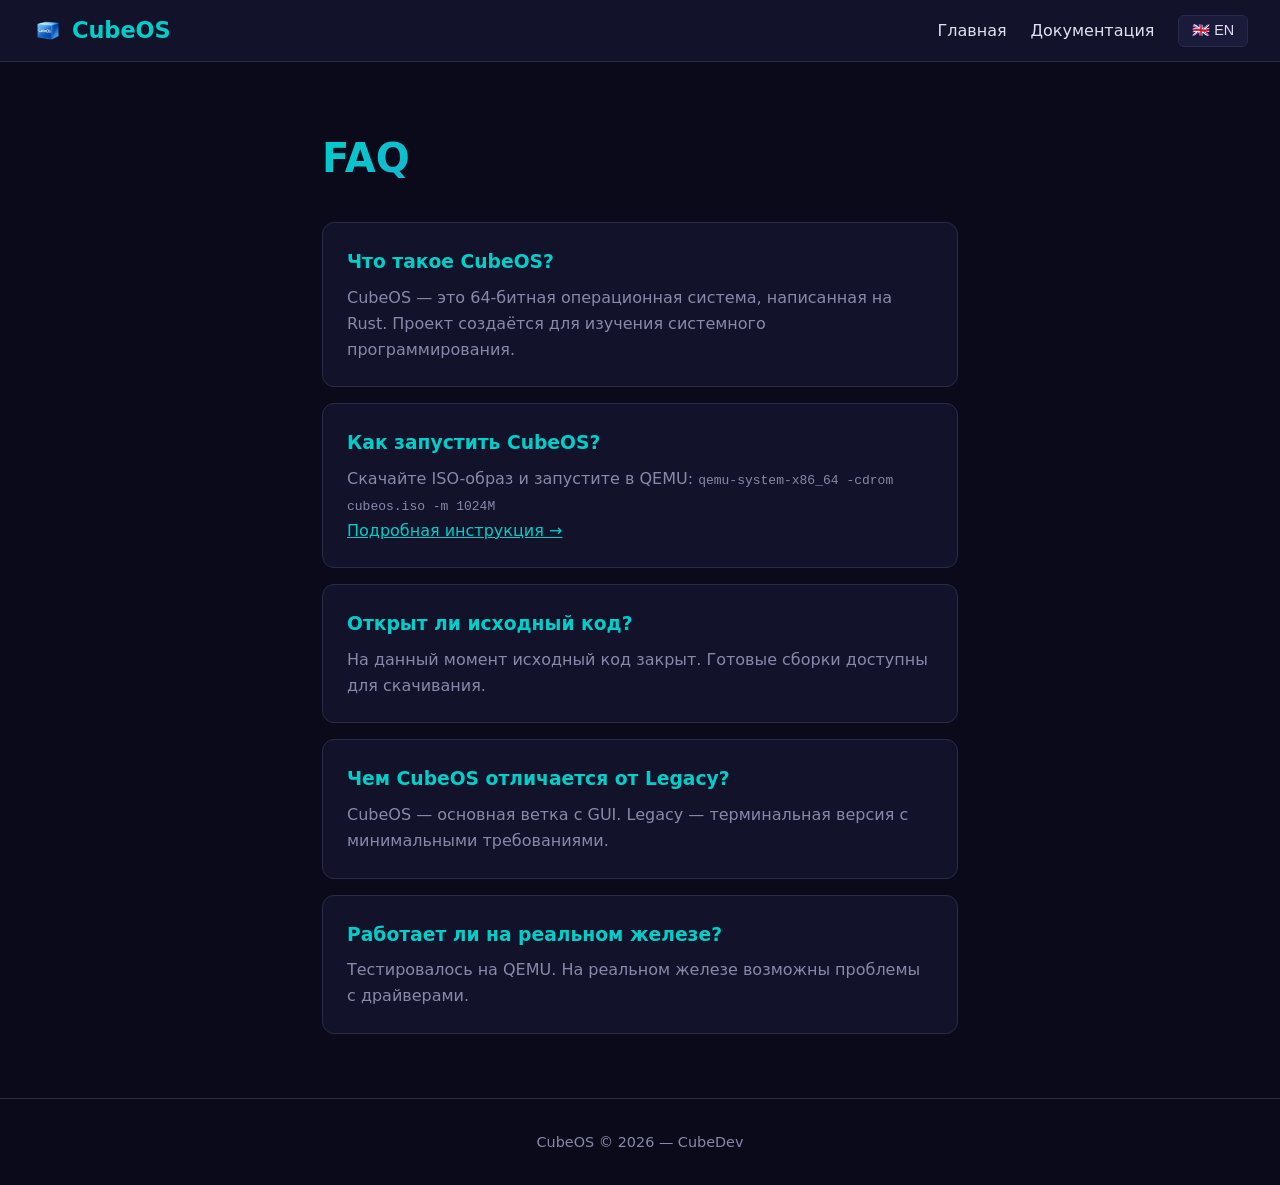
<file: faq.html>
<!DOCTYPE html>
<html lang="ru">
<head>
    <meta charset="UTF-8">
    <meta name="viewport" content="width=device-width, initial-scale=1.0">
    <title data-i18n="faq-title">FAQ — CubeOS</title>
    <link rel="stylesheet" href="css/style.css">
    <style>
        .faq { max-width: 700px; margin: 4rem auto; padding: 0 2rem; }
        .faq h1 { font-size: 2.5rem; margin-bottom: 2rem; background: linear-gradient(135deg, var(--accent), var(--primary)); -webkit-background-clip: text; -webkit-text-fill-color: transparent; background-clip: text; }
        .faq-item { background: var(--surface); border: 1px solid var(--border); border-radius: 12px; padding: 1.5rem; margin-bottom: 1rem; }
        .faq-item h3 { color: var(--accent); margin-bottom: 0.5rem; }
        .faq-item p { color: var(--text-dim); line-height: 1.6; }
        .faq-item a { color: var(--accent); }
    </style>
</head>
<body data-theme="dark">
    <nav>
        <div class="nav-brand">
            <a href="index.html" style="display: flex; align-items: center; gap: 0.5rem; text-decoration: none; color: var(--accent);">
                <img src="assets/logo.png" alt="CubeOS Logo" class="nav-logo">
                <span>CubeOS</span>
            </a>
        </div>
        <ul class="nav-links">
            <li><a href="index.html" data-i18n="nav-home">Главная</a></li>
            <li><a href="docs/" data-i18n="nav-docs">Документация</a></li>
            <li><button id="lang-toggle" title="Switch language">EN</button></li>
        </ul>
    </nav>

    <section class="faq">
        <h1 data-i18n="faq-title">FAQ</h1>
        <div class="faq-item">
            <h3 data-i18n="faq-q1">Что такое CubeOS?</h3>
            <p data-i18n="faq-a1">CubeOS — это 64-битная операционная система, написанная на Rust. Проект создаётся для изучения системного программирования.</p>
        </div>
        <div class="faq-item">
            <h3 data-i18n="faq-q2">Как запустить CubeOS?</h3>
            <p><span data-i18n="faq-a2">Скачайте ISO-образ и запустите в QEMU:</span> <code>qemu-system-x86_64 -cdrom cubeos.iso -m 1024M</code></p>
            <p><a href="docs/" data-i18n="faq-a2-link">Подробная инструкция →</a></p>
        </div>
        <div class="faq-item">
            <h3 data-i18n="faq-q3">Открыт ли исходный код?</h3>
            <p data-i18n="faq-a3">На данный момент исходный код закрыт. Готовые сборки доступны для скачивания.</p>
        </div>
        <div class="faq-item">
            <h3 data-i18n="faq-q4">Чем CubeOS отличается от Legacy?</h3>
            <p data-i18n="faq-a4">CubeOS — основная ветка с GUI. Legacy — терминальная версия с минимальными требованиями.</p>
        </div>
        <div class="faq-item">
            <h3 data-i18n="faq-q5">Работает ли на реальном железе?</h3>
            <p data-i18n="faq-a5">Тестировалось на QEMU. На реальном железе возможны проблемы с драйверами.</p>
        </div>
    </section>

    <footer>
        <p data-i18n="footer-text">CubeOS © 2026 — CubeDev</p>
    </footer>

    <script src="js/i18n.js"></script>
</body>
</html>
</file>
<file: css/style.css>
/* ===== CSS Variables — Dark Theme ===== */
[data-theme="dark"] {
    --bg: #0a0a1a;
    --surface: #12122a;
    --surface-hover: #1a1a3a;
    --primary: #6c5ce7;
    --accent: #00cec9;
    --text: #e0e0f0;
    --text-dim: #8888aa;
    --text-bright: #ffffff;
    --border: #2a2a4a;
    --shadow: 0 4px 20px rgba(108, 92, 231, 0.3);
    --code-bg: #0d0d20;
}

/* ===== Light Theme ===== */
[data-theme="light"] {
    --bg: #f0f0f5;
    --surface: #ffffff;
    --surface-hover: #e8e8f0;
    --primary: #5a4bd1;
    --accent: #008b8b;
    --text: #1a1a2e;
    --text-dim: #666680;
    --text-bright: #000000;
    --border: #d0d0e0;
    --shadow: 0 4px 20px rgba(90, 75, 209, 0.2);
    --code-bg: #e8e8f0;
}

/* ===== Base ===== */
*, *::before, *::after {
    margin: 0;
    padding: 0;
    box-sizing: border-box;
}

body {
    font-family: 'Segoe UI', system-ui, -apple-system, sans-serif;
    background: var(--bg);
    color: var(--text);
    line-height: 1.6;
    transition: background 0.3s, color 0.3s;
}

/* ===== Nav ===== */
nav {
    display: flex;
    justify-content: space-between;
    align-items: center;
    padding: 0.8rem 2rem;
    background: var(--surface);
    backdrop-filter: blur(10px);
    border-bottom: 1px solid var(--border);
    position: sticky;
    top: 0;
    z-index: 100;
    transition: background 0.3s;
}

.nav-brand {
    display: flex;
    align-items: center;
    gap: 0.5rem;
    font-size: 1.4rem;
    font-weight: 700;
    color: var(--accent);
}

.logo-icon {
    font-size: 1.8rem;
}

.nav-links {
    display: flex;
    align-items: center;
    list-style: none;
    gap: 1.5rem;
}

.nav-links a {
    color: var(--text);
    text-decoration: none;
    font-weight: 500;
    transition: color 0.3s;
}

.nav-links a:hover {
    color: var(--accent);
}

#lang-toggle, #theme-toggle {
    background: var(--surface-hover);
    color: var(--text);
    border: 1px solid var(--border);
    padding: 0.4rem 0.8rem;
    border-radius: 6px;
    cursor: pointer;
    font-size: 0.9rem;
    transition: background 0.3s;
}

#lang-toggle:hover, #theme-toggle:hover {
    background: var(--primary);
    color: white;
}

/* ===== Hero ===== */
.hero {
    display: flex;
    align-items: center;
    justify-content: center;
    gap: 4rem;
    padding: 5rem 2rem;
    min-height: 80vh;
    background: radial-gradient(ellipse at center, var(--surface) 0%, var(--bg) 70%);
}

.hero-content {
    max-width: 500px;
}

.hero-content h1 {
    font-size: 4rem;
    font-weight: 900;
    background: linear-gradient(135deg, var(--accent), var(--primary));
    -webkit-background-clip: text;
    -webkit-text-fill-color: transparent;
    background-clip: text;
}

.tagline {
    font-size: 1.3rem;
    color: var(--text-dim);
    margin: 1rem 0;
}

.description {
    color: var(--text-dim);
    margin-bottom: 0.5rem;
}

.dev-note {
    color: var(--accent);
    font-style: italic;
    margin-bottom: 2rem;
}

.hero-buttons {
    display: flex;
    gap: 1rem;
    flex-wrap: wrap;
}

.btn {
    padding: 0.8rem 1.5rem;
    border-radius: 8px;
    text-decoration: none;
    font-weight: 600;
    transition: transform 0.2s, box-shadow 0.2s;
}

.btn:hover {
    transform: translateY(-2px);
    box-shadow: var(--shadow);
}

.btn-primary {
    background: var(--primary);
    color: white;
}

.btn-secondary {
    background: transparent;
    color: var(--accent);
    border: 2px solid var(--accent);
}

/* ASCII cube */
.ascii-cube pre {
    color: var(--accent);
    font-size: 0.7rem;
    font-family: 'Courier New', monospace;
    line-height: 1.3;
    text-shadow: 0 0 10px rgba(0, 206, 201, 0.3);
}

/* ===== Features ===== */
.features {
    padding: 4rem 2rem;
    text-align: center;
}

.features h2, .screenshots h2, .quickstart h2 {
    font-size: 2rem;
    margin-bottom: 2rem;
    color: var(--accent);
}

.feature-grid {
    display: grid;
    grid-template-columns: repeat(auto-fit, minmax(280px, 1fr));
    gap: 1.5rem;
    max-width: 1100px;
    margin: 0 auto;
}

.feature-card {
    background: var(--surface);
    border: 1px solid var(--border);
    border-radius: 12px;
    padding: 2rem;
    text-align: left;
    transition: border-color 0.3s, transform 0.3s, background 0.3s;
}

.feature-card:hover {
    border-color: var(--primary);
    transform: translateY(-4px);
}

.feature-icon {
    font-size: 2rem;
    margin-bottom: 0.5rem;
}

.feature-card h3 {
    margin-bottom: 0.5rem;
    color: var(--accent);
}

.feature-card p {
    color: var(--text-dim);
}

/* ===== Screenshots ===== */
.screenshots {
    padding: 4rem 2rem;
    text-align: center;
}

.screenshot-grid {
    display: grid;
    grid-template-columns: repeat(auto-fit, minmax(300px, 1fr));
    gap: 1.5rem;
    max-width: 1000px;
    margin: 0 auto;
}

.screenshot-grid figure {
    background: var(--surface);
    border: 1px solid var(--border);
    border-radius: 12px;
    overflow: hidden;
    transition: transform 0.3s;
}

.screenshot-grid figure:hover {
    transform: scale(1.02);
}

.screenshot-grid img {
    width: 100%;
    display: block;
}

.screenshot-grid figcaption {
    padding: 0.8rem;
    color: var(--text-dim);
    font-size: 0.9rem;
}

/* ===== Quick Start ===== */
.quickstart {
    padding: 4rem 2rem;
    text-align: center;
}

.code-block {
    background: var(--code-bg);
    border: 1px solid var(--border);
    border-radius: 8px;
    padding: 1.5rem;
    max-width: 500px;
    margin: 0 auto 1rem;
    text-align: left;
    overflow-x: auto;
}

.code-block code {
    color: var(--accent);
    font-family: 'Courier New', monospace;
    font-size: 0.9rem;
}

.code-note {
    color: var(--text-dim);
    font-size: 0.9rem;
}

/* ===== Footer ===== */
footer {
    text-align: center;
    padding: 2rem;
    border-top: 1px solid var(--border);
    color: var(--text-dim);
    font-size: 0.9rem;
}

footer p + p {
    margin-top: 0.3rem;
}

/* ===== Responsive ===== */
@media (max-width: 768px) {
    .hero {
        flex-direction: column;
        text-align: center;
        gap: 2rem;
    }

    .nav {
        flex-direction: column;
        gap: 1rem;
        padding: 1rem;
    }

    .nav-links {
        gap: 1rem;
        flex-wrap: wrap;
        justify-content: center;
    }

    .hero-content h1 {
        font-size: 2.5rem;
    }
}

/* ===== Иконки вместо эмодзи ===== */
.logo-icon {
    display: inline-block;
    width: 24px;
    height: 24px;
    background: var(--accent);
    border-radius: 4px;
    transform: rotate(0deg);
    animation: logo-spin 20s linear infinite;
}

@keyframes logo-spin {
    0% { transform: rotate(0deg); border-radius: 4px; }
    50% { transform: rotate(180deg); border-radius: 50%; }
    100% { transform: rotate(360deg); border-radius: 4px; }
}

.feature-icon {
    width: 48px;
    height: 48px;
    border-radius: 12px;
    margin-bottom: 0.8rem;
    background: var(--surface-hover);
    position: relative;
}

.feature-icon::after {
    position: absolute;
    top: 50%;
    left: 50%;
    transform: translate(-50%, -50%);
    font-size: 1.5rem;
    color: var(--accent);
}

.icon-gui::after { content: '□'; font-size: 1.8rem; }
.icon-disk::after { content: '◈'; }
.icon-gear::after { content: '⚙'; font-size: 1.6rem; }
.icon-terminal::after { content: '>_'; font-weight: bold; }
.icon-rust::after { content: 'R'; font-weight: 900; font-size: 1.4rem; }
.icon-power::after { content: '⏻'; font-size: 1.6rem; }

/* ===== Scroll Animations ===== */

/* Начальное состояние — скрыто */
.animate {
    opacity: 0;
    transform: translateY(40px);
    transition: opacity 0.8s ease-out, transform 0.8s ease-out;
}

/* Когда элемент видим */
.animate.visible {
    opacity: 1;
    transform: translateY(0);
}

/* Разные направления анимации */
.animate-left {
    opacity: 0;
    transform: translateX(-60px);
    transition: opacity 0.8s ease-out, transform 0.8s ease-out;
}

.animate-left.visible {
    opacity: 1;
    transform: translateX(0);
}

.animate-right {
    opacity: 0;
    transform: translateX(60px);
    transition: opacity 0.8s ease-out, transform 0.8s ease-out;
}

.animate-right.visible {
    opacity: 1;
    transform: translateX(0);
}

.animate-scale {
    opacity: 0;
    transform: scale(0.8);
    transition: opacity 0.6s ease-out, transform 0.6s ease-out;
}

.animate-scale.visible {
    opacity: 1;
    transform: scale(1);
}

/* Задержки для каскадных анимаций */
.delay-1 { transition-delay: 0.1s; }
.delay-2 { transition-delay: 0.2s; }
.delay-3 { transition-delay: 0.3s; }
.delay-4 { transition-delay: 0.4s; }
.delay-5 { transition-delay: 0.5s; }
.delay-6 { transition-delay: 0.6s; }

/* Параллакс для hero */
.hero {
    opacity: 0;
    transform: translateY(30px);
    animation: hero-appear 1s ease-out forwards;
}

@keyframes hero-appear {
    to {
        opacity: 1;
        transform: translateY(0);
    }
}

.ascii-cube {
    animation: float 6s ease-in-out infinite;
}

@keyframes float {
    0%, 100% { transform: translateY(0px); }
    50% { transform: translateY(-20px); }
}

/* Пульсация кнопок */
.btn-primary {
    animation: pulse 2s ease-in-out infinite;
}

@keyframes pulse {
    0%, 100% { box-shadow: 0 0 0 0 rgba(108, 92, 231, 0.4); }
    50% { box-shadow: 0 0 0 15px rgba(108, 92, 231, 0); }
}

/* Появление фич при наведении */
.feature-card {
    transition: transform 0.4s cubic-bezier(0.175, 0.885, 0.32, 1.275),
                box-shadow 0.4s ease,
                border-color 0.4s ease;
}

.feature-card:hover {
    transform: translateY(-8px) scale(1.02);
    box-shadow: 0 20px 40px rgba(0, 0, 0, 0.3);
    border-color: var(--primary);
}

/* Плавный скролл для всего сайта */
html {
    scroll-behavior: smooth;
}

/* ===== Hub Hero ===== */
.hub-hero {
    flex-direction: column;
    text-align: center;
    padding: 6rem 2rem;
}

.hero-logo {
    width: 120px;
    height: 120px;
    margin-bottom: 1.5rem;
    filter: drop-shadow(0 0 30px rgba(108, 92, 231, 0.5));
}

.nav-logo {
    width: 32px;
    height: 32px;
    border-radius: 6px;
}

/* ===== Version Cards ===== */
.versions {
    padding: 4rem 2rem;
    text-align: center;
}

.versions h2 {
    font-size: 2rem;
    margin-bottom: 2rem;
    color: var(--accent);
}

.version-cards {
    display: grid;
    grid-template-columns: repeat(auto-fit, minmax(350px, 1fr));
    gap: 2rem;
    max-width: 900px;
    margin: 0 auto;
}

.version-card {
    background: var(--surface);
    border: 1px solid var(--border);
    border-radius: 16px;
    padding: 2.5rem 2rem;
    text-decoration: none;
    color: var(--text);
    text-align: left;
    transition: transform 0.4s cubic-bezier(0.175, 0.885, 0.32, 1.275),
                box-shadow 0.4s ease,
                border-color 0.4s ease;
    position: relative;
    overflow: hidden;
}

.version-card::before {
    content: '';
    position: absolute;
    top: 0;
    left: 0;
    right: 0;
    height: 4px;
    background: linear-gradient(90deg, var(--primary), var(--accent));
    opacity: 0;
    transition: opacity 0.3s;
}

.version-card:hover::before {
    opacity: 1;
}

.version-card:hover {
    transform: translateY(-8px);
    box-shadow: 0 20px 40px rgba(0, 0, 0, 0.3);
    border-color: var(--primary);
}

.version-badge {
    display: inline-block;
    background: var(--primary);
    color: white;
    padding: 0.3rem 0.8rem;
    border-radius: 20px;
    font-size: 0.8rem;
    font-weight: 600;
    margin-bottom: 1rem;
}

.legacy-badge {
    background: var(--accent);
    color: var(--bg);
}

.version-card h3 {
    font-size: 1.8rem;
    margin-bottom: 0.8rem;
    color: var(--text-bright);
}

.version-card p {
    color: var(--text-dim);
    margin-bottom: 1.5rem;
    line-height: 1.6;
}

.version-features {
    display: flex;
    flex-wrap: wrap;
    gap: 0.5rem;
}

.version-features span {
    background: var(--surface-hover);
    padding: 0.3rem 0.7rem;
    border-radius: 6px;
    font-size: 0.85rem;
    color: var(--accent);
}

/* ===== About ===== */
.about {
    padding: 4rem 2rem;
    text-align: center;
}

.about h2 {
    font-size: 2rem;
    margin-bottom: 2rem;
    color: var(--accent);
}

.about-content {
    display: flex;
    gap: 4rem;
    max-width: 900px;
    margin: 0 auto;
    align-items: center;
}

.about-text {
    flex: 1;
    text-align: left;
    color: var(--text-dim);
    line-height: 1.8;
}

.about-text p + p {
    margin-top: 1rem;
}

.about-stats {
    display: flex;
    flex-direction: column;
    gap: 2rem;
}

.stat {
    text-align: center;
    padding: 1.5rem;
    background: var(--surface);
    border: 1px solid var(--border);
    border-radius: 12px;
    min-width: 100px;
}

.stat-number {
    display: block;
    font-size: 2rem;
    font-weight: 900;
    color: var(--accent);
}

.stat-label {
    display: block;
    font-size: 0.9rem;
    color: var(--text-dim);
    margin-top: 0.3rem;
}

@media (max-width: 768px) {
    .about-content {
        flex-direction: column;
        gap: 2rem;
    }
    
    .about-stats {
        flex-direction: row;
        gap: 1rem;
    }
}

/* ===== Floating Logo ===== */
.hero-logo-wrapper {
    margin: 1rem 0;
}

/* Временный фикс — переопределяем размер */
.hero-logo-float {
    width: 100px !important;
    height: 100px !important;
    filter: drop-shadow(0 0 20px rgba(108, 92, 231, 0.4));
    animation: float-logo 4s ease-in-out infinite;
}

.hero-logo-float-legacy {
    width: 90px !important;
    height: 90px !important;
    filter: drop-shadow(0 0 20px rgba(0, 206, 201, 0.4));
    animation: float-logo 5s ease-in-out infinite;
}

@keyframes float-logo {
    0%, 100% {
        transform: translateY(0px) rotate(0deg);
    }
    25% {
        transform: translateY(-8px) rotate(2deg);
    }
    50% {
        transform: translateY(-3px) rotate(0deg);
    }
    75% {
        transform: translateY(-12px) rotate(-2deg);
    }
}
</file>
